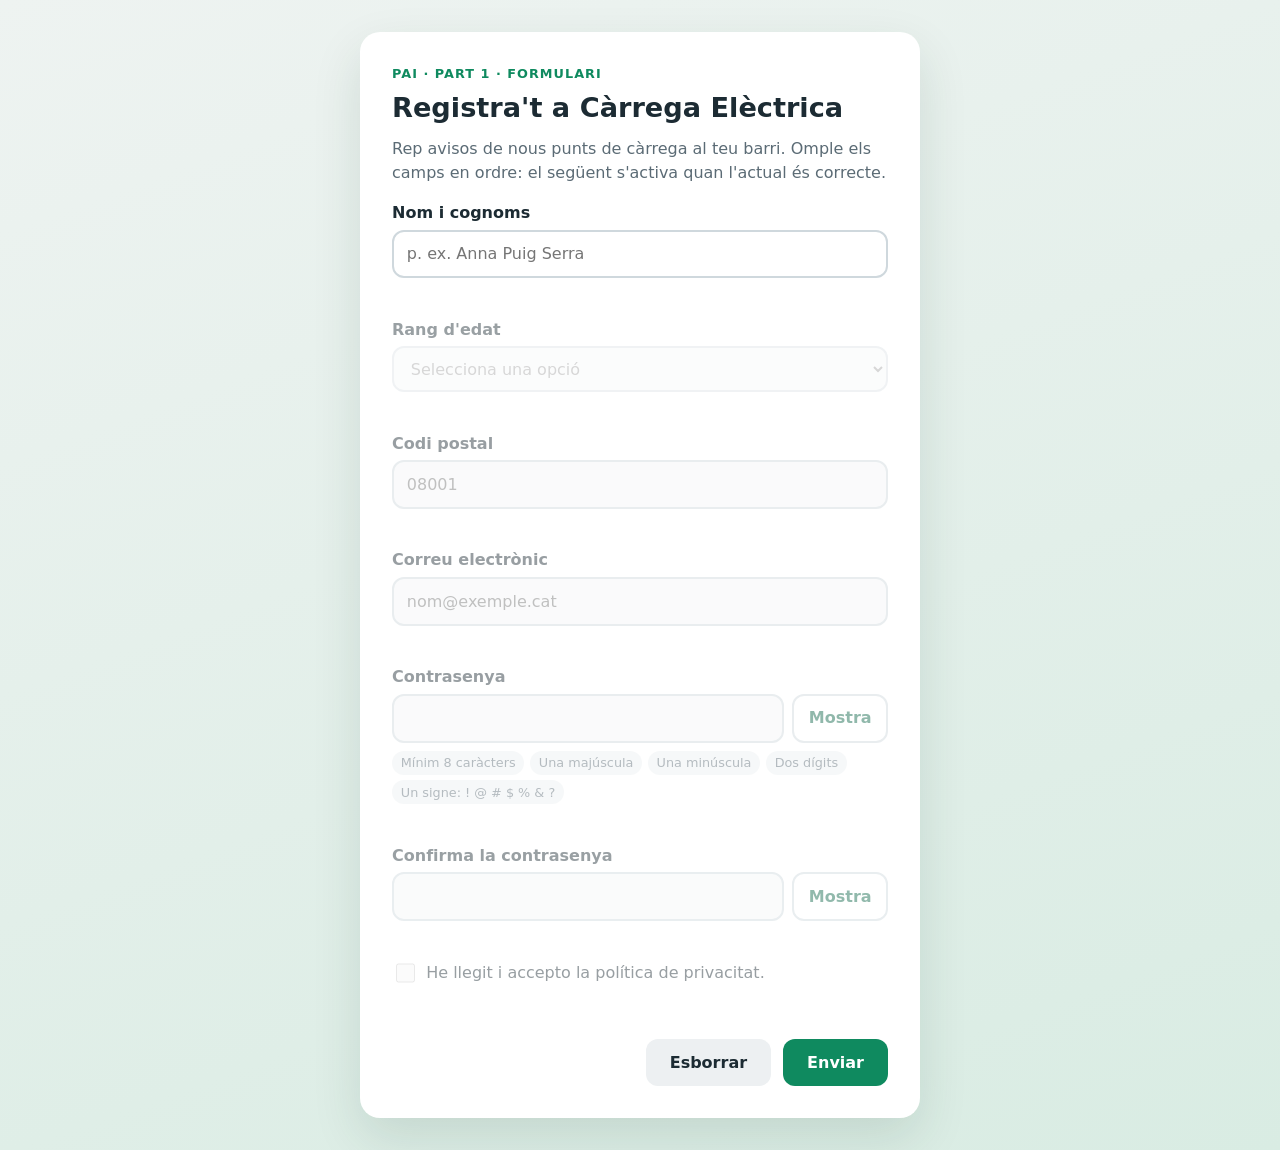
<file: part1-formulari/index.html>
<!DOCTYPE html>
<html lang="ca">
<head>
  <meta charset="UTF-8">
  <meta name="viewport" content="width=device-width, initial-scale=1.0">
  <title>Registre · Càrrega Elèctrica | PAI Part 1</title>
  <link rel="stylesheet" href="css/formulari.css">
  <script src="js/formulari.js" defer></script>
</head>
<body>
  <main class="targeta">
    <header class="targeta-capcalera">
      <p class="etiqueta">PAI · Part 1 · Formulari</p>
      <h1>Registra't a Càrrega Elèctrica</h1>
      <p class="subtitol">Rep avisos de nous punts de càrrega al teu barri. Omple els camps en ordre: el següent s'activa quan l'actual és correcte.</p>
    </header>

    <form id="formulari-registre" novalidate>
      <!-- Nom i cognoms -->
      <div class="camp" data-camp="nom">
        <label for="nom">Nom i cognoms</label>
        <input type="text" id="nom" name="nom" autocomplete="name" placeholder="p. ex. Anna Puig Serra">
        <p class="missatge" id="missatge-nom" aria-live="polite"></p>
      </div>

      <!-- Rang d'edat -->
      <div class="camp" data-camp="edat">
        <label for="edat">Rang d'edat</label>
        <select id="edat" name="edat">
          <option value="">Selecciona una opció</option>
          <option value="0-17">0–17</option>
          <option value="18-25">18–25</option>
          <option value="26-40">26–40</option>
          <option value="41-55">41–55</option>
          <option value="56-65">56–65</option>
          <option value="65+">Més de 65</option>
        </select>
        <p class="missatge" id="missatge-edat" aria-live="polite"></p>
      </div>

      <!-- Codi postal -->
      <div class="camp" data-camp="cp">
        <label for="cp">Codi postal</label>
        <input type="text" id="cp" name="cp" inputmode="numeric" maxlength="5" autocomplete="postal-code" placeholder="08001">
        <p class="missatge" id="missatge-cp" aria-live="polite"></p>
      </div>

      <!-- Correu electrònic -->
      <div class="camp" data-camp="email">
        <label for="email">Correu electrònic</label>
        <input type="email" id="email" name="email" autocomplete="email" placeholder="nom@exemple.cat">
        <p class="missatge" id="missatge-email" aria-live="polite"></p>
      </div>

      <!-- Contrasenya -->
      <div class="camp" data-camp="contrasenya">
        <label for="contrasenya">Contrasenya</label>
        <div class="grup-contrasenya">
          <input type="password" id="contrasenya" name="contrasenya" autocomplete="new-password">
          <button type="button" class="boto-ull" data-objectiu="contrasenya" aria-pressed="false">Mostra</button>
        </div>
        <ul class="requisits" id="requisits-contrasenya">
          <li data-requisit="longitud">Mínim 8 caràcters</li>
          <li data-requisit="majuscula">Una majúscula</li>
          <li data-requisit="minuscula">Una minúscula</li>
          <li data-requisit="digits">Dos dígits</li>
          <li data-requisit="especial">Un signe: ! @ # $ % &amp; ?</li>
        </ul>
        <p class="missatge" id="missatge-contrasenya" aria-live="polite"></p>
      </div>

      <!-- Confirmació -->
      <div class="camp" data-camp="confirmacio">
        <label for="confirmacio">Confirma la contrasenya</label>
        <div class="grup-contrasenya">
          <input type="password" id="confirmacio" name="confirmacio" autocomplete="new-password">
          <button type="button" class="boto-ull" data-objectiu="confirmacio" aria-pressed="false">Mostra</button>
        </div>
        <p class="missatge" id="missatge-confirmacio" aria-live="polite"></p>
      </div>

      <!-- Privacitat -->
      <div class="camp camp-check" data-camp="privacitat">
        <input type="checkbox" id="privacitat" name="privacitat">
        <label for="privacitat">He llegit i accepto la política de privacitat.</label>
        <p class="missatge" id="missatge-privacitat" aria-live="polite"></p>
      </div>

      <div class="botons">
        <button type="reset" class="boto boto-secundari" id="boto-esborrar">Esborrar</button>
        <button type="submit" class="boto boto-primari" id="boto-enviar">Enviar</button>
      </div>
    </form>

    <section id="resum" class="resum" hidden aria-live="polite">
      <h2>Registre completat ✔</h2>
      <p>Aquestes són les dades que has enviat (les contrasenyes no es mostren):</p>
      <dl id="resum-dades"></dl>
    </section>
  </main>
</body>
</html>
</file>
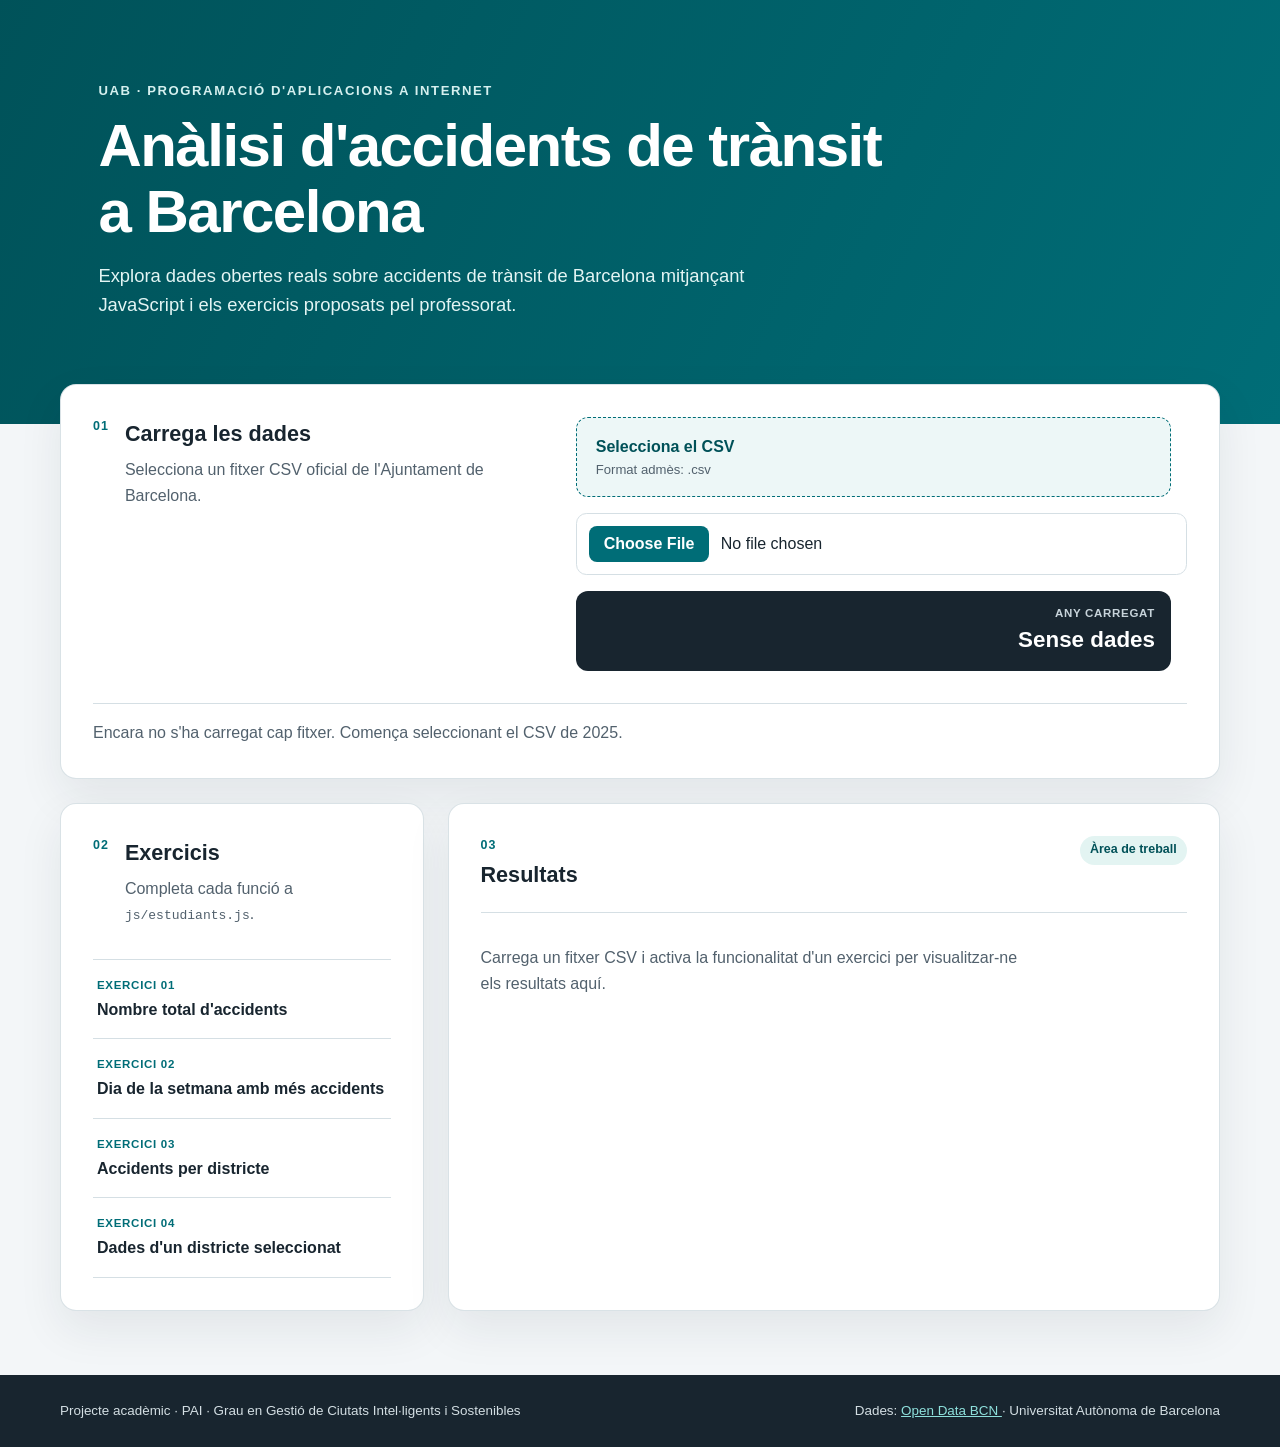
<file: part2-accidents/index.html>
<!DOCTYPE html>
<html lang="ca">
<head>
  <meta charset="UTF-8">
  <meta name="viewport" content="width=device-width, initial-scale=1.0">
  <meta name="description" content="Projecte acadèmic per analitzar dades obertes d'accidents de trànsit de Barcelona.">
  <title>Anàlisi d'accidents de trànsit a Barcelona | PAI</title>
  <link rel="stylesheet" href="css/style.css">
  <link rel="stylesheet" href="css/estudiants.css">
  <script src="js/script.js" defer></script>
  <script src="js/estudiants.js" defer></script>
</head>
<body>
  <header class="capcalera">
    <div class="contenidor capcalera-contingut">
      <p class="etiqueta">UAB · Programació d'Aplicacions a Internet</p>
      <h1>Anàlisi d'accidents de trànsit a Barcelona</h1>
      <p class="introduccio">
        Explora dades obertes reals sobre accidents de trànsit de Barcelona
        mitjançant JavaScript i els exercicis proposats pel professorat.
      </p>
    </div>
  </header>

  <main class="contenidor">
    <section class="panell carrega" id="carrega" aria-labelledby="titol-carrega">
      <div class="seccio-text">
        <p class="numero">01</p>
        <div>
          <h2 id="titol-carrega">Carrega les dades</h2>
          <p>Selecciona un fitxer CSV oficial de l'Ajuntament de Barcelona.</p>
        </div>
      </div>

      <div class="controls-carrega">
        <label class="selector-fitxer" for="file-input">
          Selecciona el CSV
          <span>Format admès: .csv</span>
        </label>
        <input type="file" id="file-input" name="fitxer-csv" accept=".csv,text/csv">

        <div class="indicador-any" aria-label="Any de les dades carregades">
          <span>Any carregat</span>
          <output id="any">Sense dades</output>
        </div>
      </div>

      <p id="carrega-estat" class="missatge-estat" role="status" aria-live="polite">
        Encara no s'ha carregat cap fitxer. Comença seleccionant el CSV de 2025.
      </p>
    </section>

    <section class="espai-treball" id="exercicis" aria-labelledby="titol-exercicis">
      <nav class="panell menu-exercicis" id="menu" aria-labelledby="titol-exercicis">
        <div class="seccio-text">
          <p class="numero">02</p>
          <div>
            <h2 id="titol-exercicis">Exercicis</h2>
            <p>Completa cada funció a <code>js/estudiants.js</code>.</p>
          </div>
        </div>

        <ol class="llista-exercicis">
          <li>
            <a href="#resultats" id="exer01">
              <span>Exercici 01</span>
              Nombre total d'accidents
            </a>
          </li>
          <li>
            <a href="#resultats" id="exer02">
              <span>Exercici 02</span>
              Dia de la setmana amb més accidents
            </a>
          </li>
          <li>
            <a href="#resultats" id="exer03">
              <span>Exercici 03</span>
              Accidents per districte
            </a>
          </li>
          <li>
            <a href="#resultats" id="exer04">
              <span>Exercici 04</span>
              Dades d'un districte seleccionat
            </a>
          </li>
        </ol>
      </nav>

      <section class="panell contingut" id="contingut" aria-labelledby="titol-resultats">
        <div class="resultats-capcalera">
          <div>
            <p class="numero">03</p>
            <h2 id="titol-resultats">Resultats</h2>
          </div>
          <span class="estat-inicial">Àrea de treball</span>
        </div>

        <div id="resultats" class="resultats" aria-live="polite" aria-atomic="true">
          <p class="estat-buit">
            Carrega un fitxer CSV i activa la funcionalitat d'un exercici per
            visualitzar-ne els resultats aquí.
          </p>
        </div>
      </section>
    </section>
  </main>

  <footer>
    <div class="contenidor peu">
      <p>Projecte acadèmic · PAI · Grau en Gestió de Ciutats Intel·ligents i Sostenibles</p>
      <p>
        Dades:
        <a href="https://opendata-ajuntament.barcelona.cat/data/ca/dataset/accidents_causa_conductor_gu_bcn">
          Open Data BCN
        </a>
        · Universitat Autònoma de Barcelona
      </p>
    </div>
  </footer>
</body>
</html>
</file>
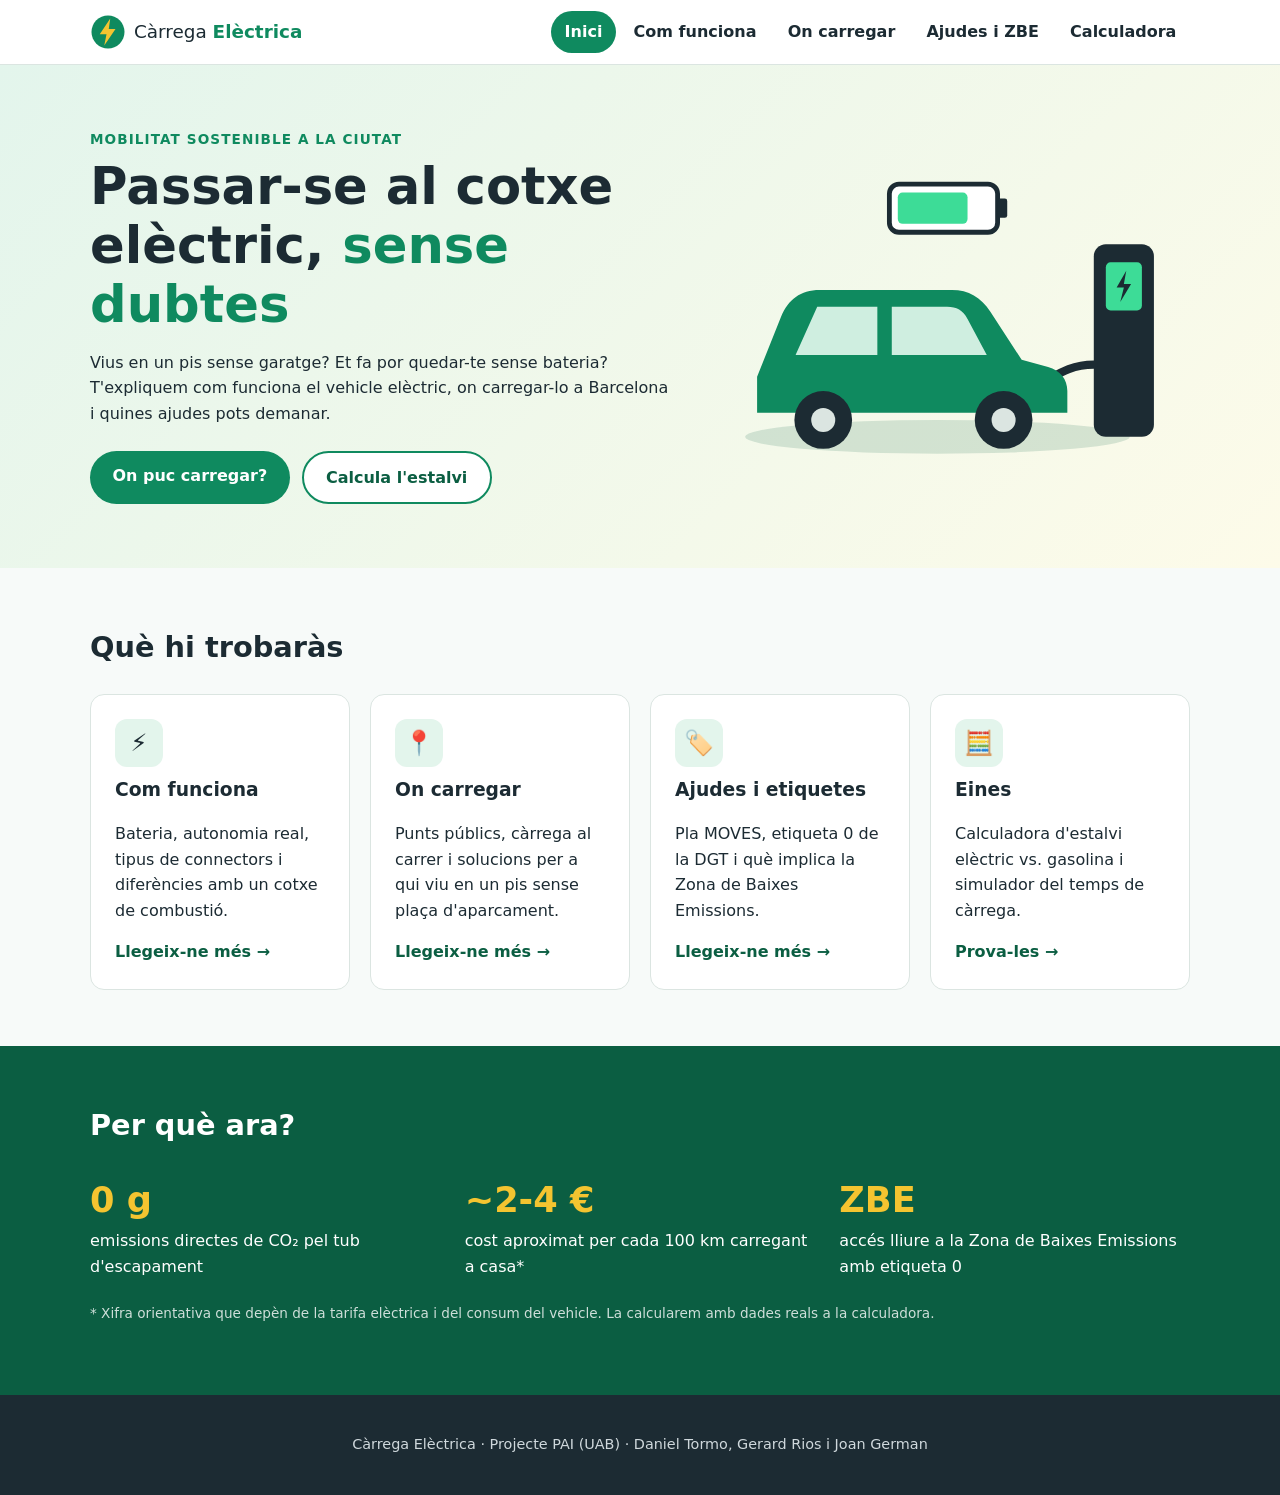
<file: part4-web/index.html>
<!DOCTYPE html>
<html lang="ca">
<head>
  <meta charset="UTF-8">
  <meta name="viewport" content="width=device-width, initial-scale=1.0">
  <meta name="description" content="Guia per passar-se a la mobilitat elèctrica a la ciutat: com funciona el cotxe elèctric, on carregar, ajudes i mites.">
  <title>Càrrega Elèctrica · Guia de mobilitat elèctrica a la ciutat</title>
  <link rel="stylesheet" href="css/estils.css">
  <script src="js/menu.js" defer></script>
</head>
<body>
  <header class="capcalera">
    <div class="contenidor barra-nav">
      <a href="index.html" class="logo">
        <img src="img/logo.svg" alt="" width="36" height="36">
        <span>Càrrega <strong>Elèctrica</strong></span>
      </a>
      <button class="boto-menu" id="boto-menu" aria-expanded="false" aria-controls="menu-principal">
        <span class="sr-only">Obre el menú</span>☰
      </button>
      <nav aria-label="Menú principal">
        <ul class="menu" id="menu-principal">
          <li><a href="index.html" aria-current="page">Inici</a></li>
          <li><a href="html/com-funciona.html">Com funciona</a></li>
          <li><a href="html/on-carregar.html">On carregar</a></li>
          <li><a href="html/ajudes.html">Ajudes i ZBE</a></li>
          <li><a href="html/eines.html">Calculadora</a></li>
        </ul>
      </nav>
    </div>
  </header>

  <main>
    <section class="hero">
      <div class="contenidor hero-contingut">
        <div class="hero-text">
          <p class="etiqueta">Mobilitat sostenible a la ciutat</p>
          <h1>Passar-se al cotxe elèctric, <span>sense dubtes</span></h1>
          <p>Vius en un pis sense garatge? Et fa por quedar-te sense bateria? T'expliquem com funciona el vehicle elèctric, on carregar-lo a Barcelona i quines ajudes pots demanar.</p>
          <div class="hero-botons">
            <a href="html/on-carregar.html" class="boto boto-primari">On puc carregar?</a>
            <a href="html/eines.html" class="boto boto-secundari">Calcula l'estalvi</a>
          </div>
        </div>
        <img class="hero-imatge" src="img/cotxe-carregant.svg" alt="Il·lustració d'un cotxe elèctric connectat a un punt de càrrega">
      </div>
    </section>

    <section class="contenidor seccio">
      <h2>Què hi trobaràs</h2>
      <div class="graella-targetes">
        <article class="targeta">
          <span class="icona" aria-hidden="true">⚡</span>
          <h3>Com funciona</h3>
          <p>Bateria, autonomia real, tipus de connectors i diferències amb un cotxe de combustió.</p>
          <a href="html/com-funciona.html">Llegeix-ne més →</a>
        </article>
        <article class="targeta">
          <span class="icona" aria-hidden="true">📍</span>
          <h3>On carregar</h3>
          <p>Punts públics, càrrega al carrer i solucions per a qui viu en un pis sense plaça d'aparcament.</p>
          <a href="html/on-carregar.html">Llegeix-ne més →</a>
        </article>
        <article class="targeta">
          <span class="icona" aria-hidden="true">🏷️</span>
          <h3>Ajudes i etiquetes</h3>
          <p>Pla MOVES, etiqueta 0 de la DGT i què implica la Zona de Baixes Emissions.</p>
          <a href="html/ajudes.html">Llegeix-ne més →</a>
        </article>
        <article class="targeta">
          <span class="icona" aria-hidden="true">🧮</span>
          <h3>Eines</h3>
          <p>Calculadora d'estalvi elèctric vs. gasolina i simulador del temps de càrrega.</p>
          <a href="html/eines.html">Prova-les →</a>
        </article>
      </div>
    </section>

    <section class="seccio seccio-xifres">
      <div class="contenidor">
        <h2>Per què ara?</h2>
        <ul class="xifres">
          <li><strong>0 g</strong><span>emissions directes de CO₂ pel tub d'escapament</span></li>
          <li><strong>~2-4 €</strong><span>cost aproximat per cada 100 km carregant a casa*</span></li>
          <li><strong>ZBE</strong><span>accés lliure a la Zona de Baixes Emissions amb etiqueta 0</span></li>
        </ul>
        <p class="nota">* Xifra orientativa que depèn de la tarifa elèctrica i del consum del vehicle. La calcularem amb dades reals a la calculadora.</p>
      </div>
    </section>
  </main>

  <footer class="peu">
    <div class="contenidor">
      <p>Càrrega Elèctrica · Projecte PAI (UAB) · Daniel Tormo, Gerard Rios i Joan German</p>
    </div>
  </footer>
</body>
</html>
</file>
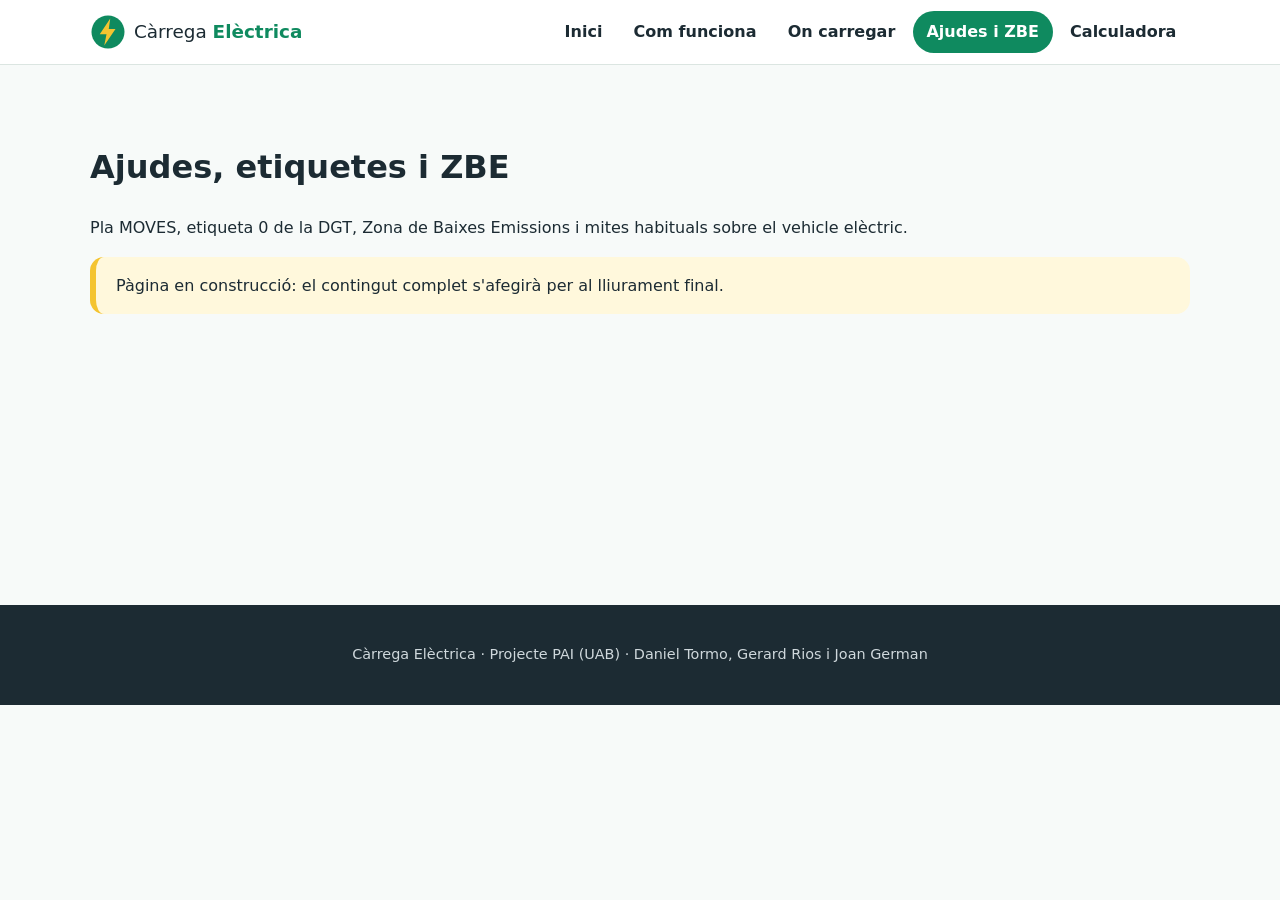
<file: part4-web/html/ajudes.html>
<!DOCTYPE html>
<html lang="ca">
<head>
  <meta charset="UTF-8">
  <meta name="viewport" content="width=device-width, initial-scale=1.0">
  <title>Ajudes, etiquetes i ZBE · Càrrega Elèctrica</title>
  <link rel="stylesheet" href="../css/estils.css">
  <script src="../js/menu.js" defer></script>
</head>
<body>
  <header class="capcalera">
    <div class="contenidor barra-nav">
      <a href="../index.html" class="logo">
        <img src="../img/logo.svg" alt="" width="36" height="36">
        <span>Càrrega <strong>Elèctrica</strong></span>
      </a>
      <button class="boto-menu" id="boto-menu" aria-expanded="false" aria-controls="menu-principal">
        <span class="sr-only">Obre el menú</span>☰
      </button>
      <nav aria-label="Menú principal">
        <ul class="menu" id="menu-principal">
          <li><a href="../index.html">Inici</a></li>
          <li><a href="com-funciona.html">Com funciona</a></li>
          <li><a href="on-carregar.html">On carregar</a></li>
          <li><a href="ajudes.html" aria-current="page">Ajudes i ZBE</a></li>
          <li><a href="eines.html">Calculadora</a></li>
        </ul>
      </nav>
    </div>
  </header>

  <main class="contenidor seccio pagina-interior">
    <h1>Ajudes, etiquetes i ZBE</h1>
    <p>Pla MOVES, etiqueta 0 de la DGT, Zona de Baixes Emissions i mites habituals sobre el vehicle elèctric.</p>
    <p class="avis-construccio">Pàgina en construcció: el contingut complet s'afegirà per al lliurament final.</p>
  </main>

  <footer class="peu">
    <div class="contenidor">
      <p>Càrrega Elèctrica · Projecte PAI (UAB) · Daniel Tormo, Gerard Rios i Joan German</p>
    </div>
  </footer>
</body>
</html>
</file>
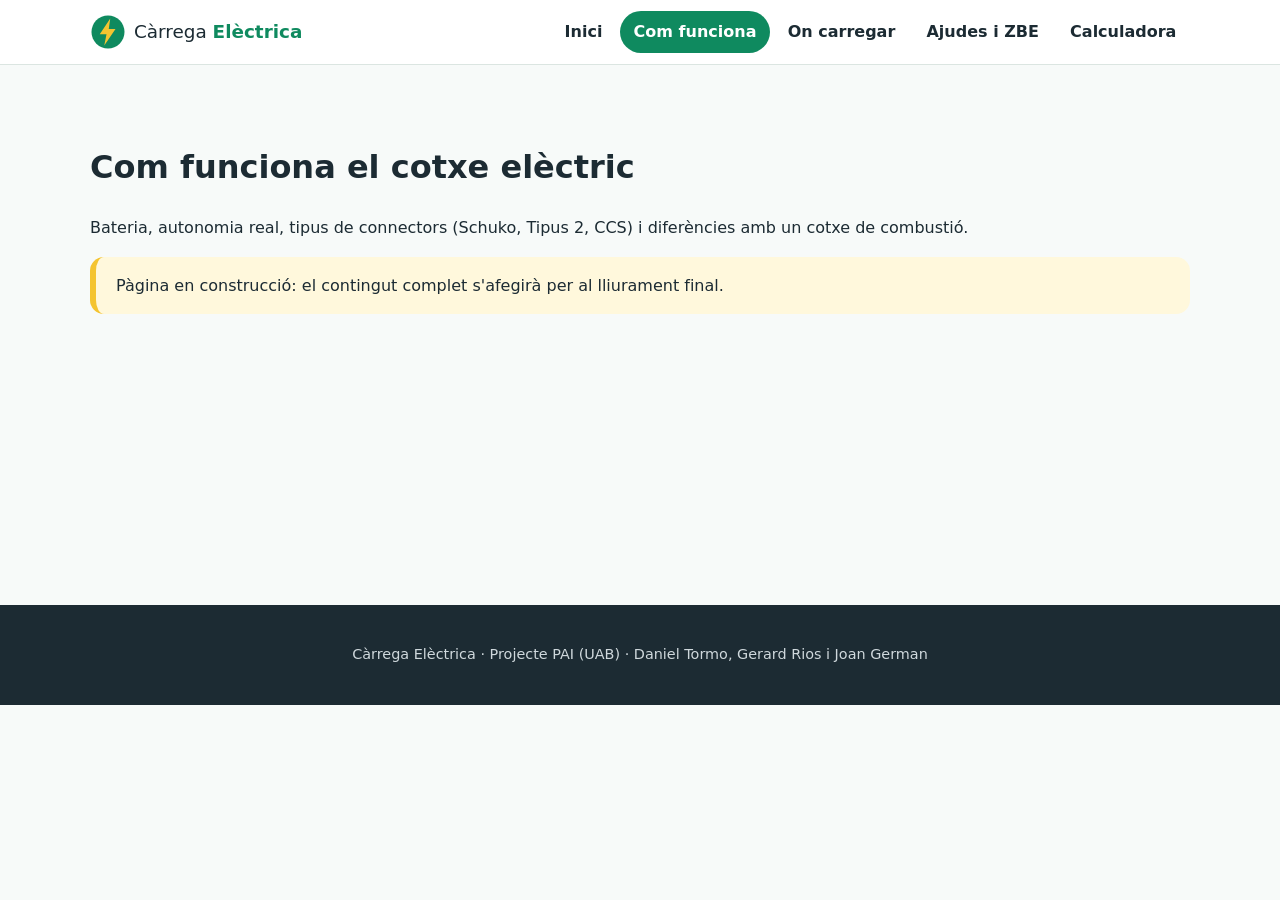
<file: part4-web/html/com-funciona.html>
<!DOCTYPE html>
<html lang="ca">
<head>
  <meta charset="UTF-8">
  <meta name="viewport" content="width=device-width, initial-scale=1.0">
  <title>Com funciona el cotxe elèctric · Càrrega Elèctrica</title>
  <link rel="stylesheet" href="../css/estils.css">
  <script src="../js/menu.js" defer></script>
</head>
<body>
  <header class="capcalera">
    <div class="contenidor barra-nav">
      <a href="../index.html" class="logo">
        <img src="../img/logo.svg" alt="" width="36" height="36">
        <span>Càrrega <strong>Elèctrica</strong></span>
      </a>
      <button class="boto-menu" id="boto-menu" aria-expanded="false" aria-controls="menu-principal">
        <span class="sr-only">Obre el menú</span>☰
      </button>
      <nav aria-label="Menú principal">
        <ul class="menu" id="menu-principal">
          <li><a href="../index.html">Inici</a></li>
          <li><a href="com-funciona.html" aria-current="page">Com funciona</a></li>
          <li><a href="on-carregar.html">On carregar</a></li>
          <li><a href="ajudes.html">Ajudes i ZBE</a></li>
          <li><a href="eines.html">Calculadora</a></li>
        </ul>
      </nav>
    </div>
  </header>

  <main class="contenidor seccio pagina-interior">
    <h1>Com funciona el cotxe elèctric</h1>
    <p>Bateria, autonomia real, tipus de connectors (Schuko, Tipus 2, CCS) i diferències amb un cotxe de combustió.</p>
    <p class="avis-construccio">Pàgina en construcció: el contingut complet s'afegirà per al lliurament final.</p>
  </main>

  <footer class="peu">
    <div class="contenidor">
      <p>Càrrega Elèctrica · Projecte PAI (UAB) · Daniel Tormo, Gerard Rios i Joan German</p>
    </div>
  </footer>
</body>
</html>
</file>
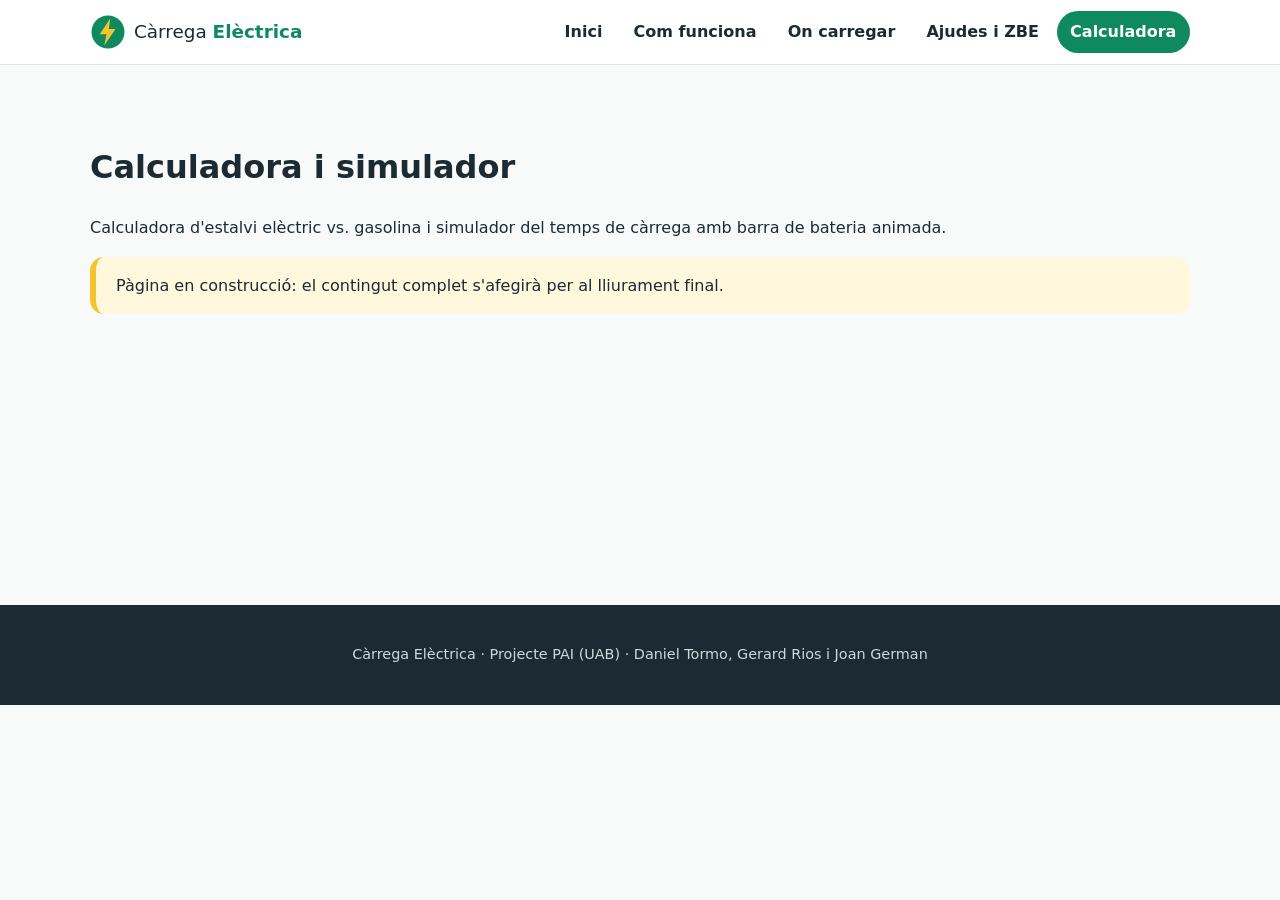
<file: part4-web/html/eines.html>
<!DOCTYPE html>
<html lang="ca">
<head>
  <meta charset="UTF-8">
  <meta name="viewport" content="width=device-width, initial-scale=1.0">
  <title>Calculadora i simulador · Càrrega Elèctrica</title>
  <link rel="stylesheet" href="../css/estils.css">
  <script src="../js/menu.js" defer></script>
</head>
<body>
  <header class="capcalera">
    <div class="contenidor barra-nav">
      <a href="../index.html" class="logo">
        <img src="../img/logo.svg" alt="" width="36" height="36">
        <span>Càrrega <strong>Elèctrica</strong></span>
      </a>
      <button class="boto-menu" id="boto-menu" aria-expanded="false" aria-controls="menu-principal">
        <span class="sr-only">Obre el menú</span>☰
      </button>
      <nav aria-label="Menú principal">
        <ul class="menu" id="menu-principal">
          <li><a href="../index.html">Inici</a></li>
          <li><a href="com-funciona.html">Com funciona</a></li>
          <li><a href="on-carregar.html">On carregar</a></li>
          <li><a href="ajudes.html">Ajudes i ZBE</a></li>
          <li><a href="eines.html" aria-current="page">Calculadora</a></li>
        </ul>
      </nav>
    </div>
  </header>

  <main class="contenidor seccio pagina-interior">
    <h1>Calculadora i simulador</h1>
    <p>Calculadora d'estalvi elèctric vs. gasolina i simulador del temps de càrrega amb barra de bateria animada.</p>
    <p class="avis-construccio">Pàgina en construcció: el contingut complet s'afegirà per al lliurament final.</p>
  </main>

  <footer class="peu">
    <div class="contenidor">
      <p>Càrrega Elèctrica · Projecte PAI (UAB) · Daniel Tormo, Gerard Rios i Joan German</p>
    </div>
  </footer>
</body>
</html>
</file>
<file: part1-formulari/css/formulari.css>
/* PAI · Part 1 · Estils del formulari (tema Càrrega Elèctrica) */

:root {
  --verd: #0f8a5f;
  --verd-fosc: #0b6446;
  --verd-clar: #e3f5ec;
  --vermell: #b3261e;
  --vermell-clar: #fdecea;
  --text: #1c2b33;
  --text-suau: #5b6b75;
  --vora: #cfd8dd;
  --fons: #eef3f1;
  --radi: 12px;
}

* {
  box-sizing: border-box;
}

/* 1. Fons i tipografia general */
body {
  margin: 0;
  min-height: 100vh;
  padding: 2rem 1rem;
  background: linear-gradient(160deg, var(--fons), #d9ece3);
  color: var(--text);
  font-family: "Segoe UI", system-ui, -apple-system, sans-serif;
  line-height: 1.5;
}

/* 2. Targeta central que conté el formulari */
.targeta {
  max-width: 560px;
  margin: 0 auto;
  padding: 2rem;
  border-radius: 20px;
  background: #fff;
  box-shadow: 0 20px 50px rgba(15, 60, 45, 0.12);
}

.etiqueta {
  margin: 0;
  color: var(--verd);
  font-size: 0.8rem;
  font-weight: 700;
  letter-spacing: 0.08em;
  text-transform: uppercase;
}

h1 {
  margin: 0.3rem 0 0.5rem;
  font-size: 1.7rem;
}

.subtitol {
  margin-top: 0;
  color: var(--text-suau);
}

/* 3. Camps del formulari */
.camp {
  margin-bottom: 1.1rem;
  transition: opacity 0.2s;
}

.camp label {
  display: block;
  margin-bottom: 0.3rem;
  font-weight: 600;
}

input[type="text"],
input[type="email"],
input[type="password"],
select {
  width: 100%;
  padding: 0.65rem 0.8rem;
  border: 2px solid var(--vora);
  border-radius: var(--radi);
  font: inherit;
  transition: border-color 0.2s, box-shadow 0.2s;
}

input:focus,
select:focus {
  outline: none;
  border-color: var(--verd);
  box-shadow: 0 0 0 4px rgba(15, 138, 95, 0.18);
}

/* 4. Estats de validació: error (vermell) i correcte (verd) */
.es-error input,
.es-error select {
  border-color: var(--vermell);
  background: var(--vermell-clar);
}

.es-correcte input:not([type="checkbox"]),
.es-correcte select {
  border-color: var(--verd);
}

.missatge {
  min-height: 1.2em;
  margin: 0.3rem 0 0;
  color: var(--vermell);
  font-size: 0.88rem;
}

/* 5. Camps bloquejats fins que l'anterior sigui correcte */
.es-bloquejat {
  opacity: 0.45;
}

.es-bloquejat input,
.es-bloquejat select {
  cursor: not-allowed;
  background: #f4f6f7;
}

/* 6. Contrasenya amb botó de mostrar/ocultar */
.grup-contrasenya {
  display: flex;
  gap: 0.5rem;
}

.boto-ull {
  flex-shrink: 0;
  padding: 0 0.9rem;
  border: 2px solid var(--vora);
  border-radius: var(--radi);
  background: #fff;
  color: var(--verd-fosc);
  font: inherit;
  font-weight: 600;
  cursor: pointer;
}

.boto-ull:disabled {
  cursor: not-allowed;
}

/* 7. Llista de requisits de la contrasenya */
.requisits {
  display: flex;
  flex-wrap: wrap;
  gap: 0.35rem;
  margin: 0.5rem 0 0;
  padding: 0;
  list-style: none;
  font-size: 0.8rem;
}

.requisits li {
  padding: 0.15rem 0.55rem;
  border-radius: 999px;
  background: #edf0f2;
  color: var(--text-suau);
}

.requisits li.complert {
  background: var(--verd-clar);
  color: var(--verd-fosc);
}

.requisits li.complert::before {
  content: "✓ ";
}

/* 8. Checkbox de privacitat */
.camp-check {
  display: flex;
  flex-wrap: wrap;
  align-items: center;
  gap: 0.5rem;
}

.camp-check label {
  margin: 0;
  font-weight: 400;
}

.camp-check input {
  width: 1.2rem;
  height: 1.2rem;
  accent-color: var(--verd);
}

.camp-check .missatge {
  flex-basis: 100%;
}

/* 9. Botons */
.botons {
  display: flex;
  justify-content: flex-end;
  gap: 0.75rem;
  margin-top: 1.5rem;
}

.boto {
  padding: 0.7rem 1.5rem;
  border: none;
  border-radius: var(--radi);
  font: inherit;
  font-weight: 700;
  cursor: pointer;
  transition: transform 0.1s, background 0.2s;
}

.boto:active {
  transform: scale(0.97);
}

.boto-primari {
  background: var(--verd);
  color: #fff;
}

.boto-primari:hover {
  background: var(--verd-fosc);
}

.boto-secundari {
  background: #edf0f2;
  color: var(--text);
}

/* 10. Resum final */
.resum {
  margin-top: 2rem;
  padding: 1.25rem 1.5rem;
  border-left: 6px solid var(--verd);
  border-radius: var(--radi);
  background: var(--verd-clar);
}

.resum h2 {
  margin-top: 0;
  color: var(--verd-fosc);
}

.resum dl {
  display: grid;
  grid-template-columns: max-content 1fr;
  gap: 0.35rem 1rem;
  margin: 0;
}

.resum dt {
  font-weight: 700;
}

.resum dd {
  margin: 0;
  word-break: break-word;
}

/* Adaptació a pantalles petites */
@media (max-width: 480px) {
  .targeta {
    padding: 1.25rem;
  }

  .resum dl {
    grid-template-columns: 1fr;
  }

  .botons {
    flex-direction: column-reverse;
  }
}
</file>
<file: part2-accidents/css/style.css>
:root {
  color-scheme: light;
  --color-fons: #f3f6f8;
  --color-superficie: #ffffff;
  --color-text: #18252f;
  --color-text-secundari: #52616d;
  --color-primari: #006d77;
  --color-primari-fosc: #005158;
  --color-accent: #e29533;
  --color-vora: #d5dfe4;
  --color-exit: #176b46;
  --color-error: #a32b2b;
  --ombra: 0 18px 45px rgba(24, 37, 47, 0.08);
  --radi: 1rem;
}

* {
  box-sizing: border-box;
}

html {
  scroll-behavior: smooth;
}

body {
  min-width: 0;
  margin: 0;
  color: var(--color-text);
  background: var(--color-fons);
  font-family: Arial, Helvetica, sans-serif;
  line-height: 1.6;
}

button,
input,
select {
  font: inherit;
}

a {
  color: var(--color-primari-fosc);
}

a:focus-visible,
input:focus-visible,
select:focus-visible {
  outline: 3px solid var(--color-accent);
  outline-offset: 3px;
}

.contenidor {
  width: min(1160px, calc(100% - 2rem));
  margin-inline: auto;
}

.capcalera {
  padding: clamp(3rem, 7vw, 5rem) 0 clamp(5rem, 9vw, 6.5rem);
  color: #ffffff;
  background:
    linear-gradient(115deg, rgba(0, 81, 88, 0.96), rgba(0, 109, 119, 0.9)),
    #006d77;
}

.capcalera-contingut {
  width: min(1160px, calc(100% - 2rem));
  max-width: none;
  margin-inline: auto;
  padding-inline: clamp(1rem, 3vw, 2.5rem);
}

.etiqueta {
  margin: 0 0 0.75rem;
  color: #d5f0ef;
  font-size: 0.82rem;
  font-weight: 700;
  letter-spacing: 0.12em;
  text-transform: uppercase;
}

h1,
h2,
p {
  margin-top: 0;
}

h1 {
  max-width: 800px;
  margin-bottom: 1rem;
  font-size: clamp(2.2rem, 5vw, 3.75rem);
  line-height: 1.1;
  letter-spacing: -0.025em;
}

h2 {
  margin-bottom: 0.35rem;
  font-size: 1.35rem;
}

.introduccio {
  max-width: 720px;
  margin-bottom: 0;
  color: #e3f5f4;
  font-size: clamp(1rem, 2vw, 1.15rem);
}

main {
  margin-top: -2.5rem;
}

.panell {
  overflow: hidden;
  border: 1px solid rgba(213, 223, 228, 0.9);
  border-radius: var(--radi);
  background: var(--color-superficie);
  box-shadow: var(--ombra);
}

.carrega {
  display: grid;
  grid-template-columns: minmax(260px, 0.85fr) minmax(360px, 1.15fr);
  gap: 2rem;
  padding: clamp(1.25rem, 4vw, 2rem);
}

.seccio-text {
  display: flex;
  gap: 1rem;
  align-items: flex-start;
}

.seccio-text p:last-child {
  margin-bottom: 0;
  color: var(--color-text-secundari);
}

.numero {
  flex: 0 0 auto;
  margin: 0;
  color: var(--color-primari);
  font-size: 0.78rem;
  font-weight: 800;
  letter-spacing: 0.08em;
}

.controls-carrega {
  display: grid;
  grid-template-columns: 1fr auto;
  gap: 1rem;
  align-items: stretch;
}

.selector-fitxer {
  display: flex;
  min-height: 80px;
  padding: 1rem 1.15rem;
  flex-direction: column;
  justify-content: center;
  border: 1px dashed var(--color-primari);
  border-radius: 0.75rem;
  color: var(--color-primari-fosc);
  background: #edf7f7;
  font-weight: 700;
}

.selector-fitxer span {
  color: var(--color-text-secundari);
  font-size: 0.82rem;
  font-weight: 400;
}

#file-input {
  grid-column: 1 / -1;
  width: 100%;
  padding: 0.75rem;
  border: 1px solid var(--color-vora);
  border-radius: 0.65rem;
  background: #ffffff;
}

#file-input::file-selector-button {
  margin-right: 0.75rem;
  padding: 0.55rem 0.9rem;
  border: 0;
  border-radius: 0.5rem;
  color: #ffffff;
  background: var(--color-primari);
  cursor: pointer;
  font-weight: 700;
}

#file-input::file-selector-button:hover {
  background: var(--color-primari-fosc);
}

.indicador-any {
  display: flex;
  min-width: 145px;
  padding: 0.8rem 1rem;
  flex-direction: column;
  justify-content: center;
  border-radius: 0.75rem;
  color: #ffffff;
  background: var(--color-text);
  text-align: right;
}

.indicador-any span {
  color: #c7d3da;
  font-size: 0.72rem;
  font-weight: 700;
  letter-spacing: 0.06em;
  text-transform: uppercase;
}

.indicador-any output {
  font-size: 1.4rem;
  font-weight: 800;
}

.missatge-estat {
  grid-column: 1 / -1;
  margin: 0;
  padding-top: 1rem;
  border-top: 1px solid var(--color-vora);
  color: var(--color-text-secundari);
}

.missatge-estat[data-tipus="correcte"] {
  color: var(--color-exit);
}

.missatge-estat[data-tipus="error"] {
  color: var(--color-error);
  font-weight: 700;
}

.espai-treball {
  display: grid;
  grid-template-columns: minmax(280px, 0.8fr) minmax(0, 1.7fr);
  gap: 1.5rem;
  margin-block: 1.5rem 4rem;
  align-items: stretch;
}

.menu-exercicis,
.contingut {
  padding: clamp(1.25rem, 3vw, 2rem);
}

.llista-exercicis {
  margin: 2rem 0 0;
  padding: 0;
  list-style: none;
  counter-reset: exercicis;
}

.llista-exercicis li {
  border-top: 1px solid var(--color-vora);
}

.llista-exercicis li:last-child {
  border-bottom: 1px solid var(--color-vora);
}

.llista-exercicis a {
  display: block;
  padding: 1rem 0.25rem;
  color: var(--color-text);
  text-decoration: none;
  font-weight: 700;
}

.llista-exercicis a:hover {
  color: var(--color-primari-fosc);
}

.llista-exercicis span {
  display: block;
  margin-bottom: 0.15rem;
  color: var(--color-primari);
  font-size: 0.72rem;
  letter-spacing: 0.06em;
  text-transform: uppercase;
}

.resultats-capcalera {
  display: flex;
  gap: 1rem;
  align-items: flex-start;
  justify-content: space-between;
  padding-bottom: 1.25rem;
  border-bottom: 1px solid var(--color-vora);
}

.resultats-capcalera .numero {
  margin-bottom: 0.15rem;
}

.resultats-capcalera h2 {
  margin-bottom: 0;
}

.estat-inicial {
  padding: 0.3rem 0.65rem;
  border-radius: 999px;
  color: var(--color-primari-fosc);
  background: #e3f4f2;
  font-size: 0.78rem;
  font-weight: 700;
}

.resultats {
  min-height: 310px;
  padding: 2rem 0;
}

.estat-buit,
.resultats > p {
  max-width: 560px;
  color: var(--color-text-secundari);
}

.resultats label {
  display: block;
  margin-bottom: 0.4rem;
  font-weight: 700;
}

.resultats select {
  width: min(100%, 420px);
  padding: 0.75rem;
  border: 1px solid var(--color-vora);
  border-radius: 0.5rem;
  background: #ffffff;
}

footer {
  padding: 1.6rem 0;
  color: #d3dee3;
  background: var(--color-text);
  font-size: 0.84rem;
}

.peu {
  display: flex;
  gap: 2rem;
  justify-content: space-between;
}

.peu p {
  margin-bottom: 0;
}

footer a {
  color: #8ee0dc;
}

@media (max-width: 860px) {
  .capcalera {
    padding-top: 3rem;
  }

  .capcalera-contingut {
    padding-inline: 0.75rem;
  }

  .carrega,
  .espai-treball {
    grid-template-columns: 1fr;
  }

  .espai-treball {
    gap: 1rem;
  }
}

@media (max-width: 560px) {
  .contenidor {
    width: min(100% - 1rem, 1160px);
  }

  .capcalera {
    padding-block: 2.5rem 4.5rem;
  }

  .capcalera-contingut {
    padding-inline: 0.5rem;
  }

  main {
    margin-top: -2rem;
  }

  .carrega,
  .controls-carrega {
    grid-template-columns: 1fr;
  }

  .indicador-any {
    text-align: left;
  }

  #file-input {
    grid-column: auto;
  }

  .peu {
    flex-direction: column;
    gap: 0.5rem;
  }
}

@media (prefers-reduced-motion: reduce) {
  html {
    scroll-behavior: auto;
  }
}
</file>
<file: part2-accidents/css/estudiants.css>
/*
  Estils propis dels resultats (equip Càrrega Elèctrica).
  Els estils generals de la interfície es mantenen a style.css.
*/

/* 1. Títol de cada exercici dins la zona de resultats */
.resultat-titol {
  margin: 0 0 1rem;
  padding-bottom: 0.5rem;
  border-bottom: 3px solid var(--color-accent);
  color: var(--color-primari-fosc);
  font-size: 1.15rem;
}

/* 2. Xifra gran per al total d'accidents (exercici 01) */
.resultat-xifra {
  margin: 0.5rem 0 0;
  color: var(--color-primari);
  font-size: clamp(2.5rem, 8vw, 4rem);
  font-weight: 800;
  line-height: 1;
}

.resultat-explicacio {
  margin-top: 0.25rem;
  color: var(--color-text-secundari);
}

/* 3. Frase destacada amb la resposta (exercici 02) */
.resultat-destacat {
  padding: 0.9rem 1.1rem;
  border-left: 5px solid var(--color-primari);
  border-radius: 0.5rem;
  background: #e6f3f4;
}

/* 4. Avís quan encara no hi ha dades */
.resultat-avis {
  padding: 0.75rem 1rem;
  border: 1px dashed var(--color-error);
  border-radius: 0.5rem;
  color: var(--color-error);
}

/* 5. Taula de recompte per dia */
.taula-resultats {
  width: 100%;
  margin-top: 1rem;
  border-collapse: collapse;
}

.taula-resultats caption {
  margin-bottom: 0.5rem;
  color: var(--color-text-secundari);
  font-size: 0.9rem;
  text-align: left;
}

.taula-resultats th,
.taula-resultats td {
  padding: 0.45rem 0.6rem;
  border-bottom: 1px solid var(--color-vora);
  text-align: left;
}

.taula-resultats td:nth-child(2) {
  font-variant-numeric: tabular-nums;
  text-align: right;
}

.taula-resultats td:last-child {
  width: 45%;
}

/* 6. Fila del dia màxim ressaltada */
.fila-maxim {
  background: #fdf1e1;
  font-weight: 700;
}

/* 7. Barra horitzontal proporcional al nombre d'accidents */
.barra {
  display: block;
  height: 0.7rem;
  border-radius: 999px;
  background: var(--color-primari);
}

.fila-maxim .barra {
  background: var(--color-accent);
}
</file>
<file: part4-web/css/estils.css>
/* Càrrega Elèctrica · Estils generals (Part 4) */

:root {
  --verd: #0f8a5f;
  --verd-fosc: #0b5e42;
  --verd-clar: #e3f5ec;
  --groc: #f4c430;
  --text: #1c2b33;
  --text-suau: #566770;
  --fons: #f7faf9;
  --blanc: #ffffff;
  --vora: #dbe5e1;
  --radi: 14px;
  --ombra: 0 12px 30px rgba(15, 60, 45, 0.1);
}

* {
  box-sizing: border-box;
}

body {
  margin: 0;
  background: var(--fons);
  color: var(--text);
  font-family: "Segoe UI", system-ui, -apple-system, sans-serif;
  line-height: 1.6;
}

img {
  max-width: 100%;
  height: auto;
}

a {
  color: var(--verd-fosc);
}

.contenidor {
  width: min(1100px, 100% - 2rem);
  margin-inline: auto;
}

.sr-only {
  position: absolute;
  width: 1px;
  height: 1px;
  overflow: hidden;
  clip: rect(0 0 0 0);
  white-space: nowrap;
}

/* ---------- Capçalera i menú ---------- */
.capcalera {
  position: sticky;
  top: 0;
  z-index: 1100; /* per sobre dels controls del mapa de Leaflet (z-index 1000) */
  background: var(--blanc);
  border-bottom: 1px solid var(--vora);
}

.barra-nav {
  display: flex;
  align-items: center;
  justify-content: space-between;
  min-height: 64px;
}

.logo {
  display: flex;
  align-items: center;
  gap: 0.5rem;
  color: var(--text);
  font-size: 1.15rem;
  text-decoration: none;
}

.logo strong {
  color: var(--verd);
}

.menu {
  display: flex;
  gap: 0.25rem;
  margin: 0;
  padding: 0;
  list-style: none;
}

.menu a {
  display: block;
  padding: 0.5rem 0.85rem;
  border-radius: 999px;
  color: var(--text);
  font-weight: 600;
  text-decoration: none;
}

.menu a:hover,
.menu a:focus-visible {
  background: var(--verd-clar);
  color: var(--verd-fosc);
}

.menu a[aria-current="page"] {
  background: var(--verd);
  color: var(--blanc);
}

.boto-menu {
  display: none;
  padding: 0.35rem 0.7rem;
  border: 2px solid var(--vora);
  border-radius: 10px;
  background: var(--blanc);
  font-size: 1.4rem;
  cursor: pointer;
}

/* ---------- Hero ---------- */
.hero {
  padding: 4rem 0;
  background: linear-gradient(135deg, var(--verd-clar), #fdfbe9);
}

.hero-contingut {
  display: grid;
  grid-template-columns: 1.1fr 0.9fr;
  align-items: center;
  gap: 2rem;
}

.etiqueta {
  margin: 0;
  color: var(--verd);
  font-size: 0.85rem;
  font-weight: 700;
  letter-spacing: 0.08em;
  text-transform: uppercase;
}

.hero h1 {
  margin: 0.4rem 0 1rem;
  font-size: clamp(2rem, 5vw, 3.2rem);
  line-height: 1.15;
}

.hero h1 span {
  color: var(--verd);
}

.hero-botons {
  display: flex;
  flex-wrap: wrap;
  gap: 0.75rem;
  margin-top: 1.5rem;
}

.boto {
  display: inline-block;
  padding: 0.75rem 1.4rem;
  border-radius: 999px;
  font-weight: 700;
  text-decoration: none;
  transition: transform 0.15s, box-shadow 0.15s;
}

.boto:hover {
  transform: translateY(-2px);
  box-shadow: var(--ombra);
}

.boto-primari {
  background: var(--verd);
  color: var(--blanc);
}

.boto-secundari {
  border: 2px solid var(--verd);
  background: var(--blanc);
  color: var(--verd-fosc);
}

/* ---------- Seccions i targetes ---------- */
.seccio {
  padding: 3.5rem 0;
}

.seccio h2 {
  margin-top: 0;
  font-size: 1.8rem;
}

.graella-targetes {
  display: grid;
  grid-template-columns: repeat(auto-fit, minmax(230px, 1fr));
  gap: 1.25rem;
}

.targeta {
  padding: 1.5rem;
  border: 1px solid var(--vora);
  border-radius: var(--radi);
  background: var(--blanc);
  transition: transform 0.2s, box-shadow 0.2s;
}

.targeta:hover {
  transform: translateY(-4px);
  box-shadow: var(--ombra);
}

.targeta h3 {
  margin: 0.5rem 0;
}

.targeta a {
  font-weight: 700;
  text-decoration: none;
}

.icona {
  display: inline-grid;
  place-items: center;
  width: 3rem;
  height: 3rem;
  border-radius: 12px;
  background: var(--verd-clar);
  font-size: 1.5rem;
}

.seccio-xifres {
  background: var(--verd-fosc);
  color: var(--blanc);
}

.xifres {
  display: grid;
  grid-template-columns: repeat(3, 1fr);
  gap: 1.5rem;
  margin: 0;
  padding: 0;
  list-style: none;
}

.xifres strong {
  display: block;
  color: var(--groc);
  font-size: 2.2rem;
}

.nota {
  margin-top: 1.5rem;
  opacity: 0.8;
  font-size: 0.85rem;
}

/* Pàgines interiors en construcció */
.pagina-interior {
  min-height: 60vh;
}

.avis-construccio {
  padding: 1rem 1.25rem;
  border-left: 6px solid var(--groc);
  border-radius: var(--radi);
  background: #fff8dc;
}

/* ---------- Peu ---------- */
.peu {
  padding: 1.5rem 0;
  background: var(--text);
  color: #cfd8dc;
  font-size: 0.9rem;
  text-align: center;
}

/* ---------- Responsive ---------- */
@media (max-width: 760px) {
  .boto-menu {
    display: block;
  }

  .menu {
    display: none;
    position: absolute;
    top: 64px;
    right: 0;
    left: 0;
    flex-direction: column;
    padding: 0.5rem 1rem 1rem;
    background: var(--blanc);
    border-bottom: 1px solid var(--vora);
  }

  .menu.obert {
    display: flex;
  }

  .hero-contingut {
    grid-template-columns: 1fr;
  }

  .hero-imatge {
    max-width: 320px;
    margin-inline: auto;
  }

  .xifres {
    grid-template-columns: 1fr;
  }
}
</file>
